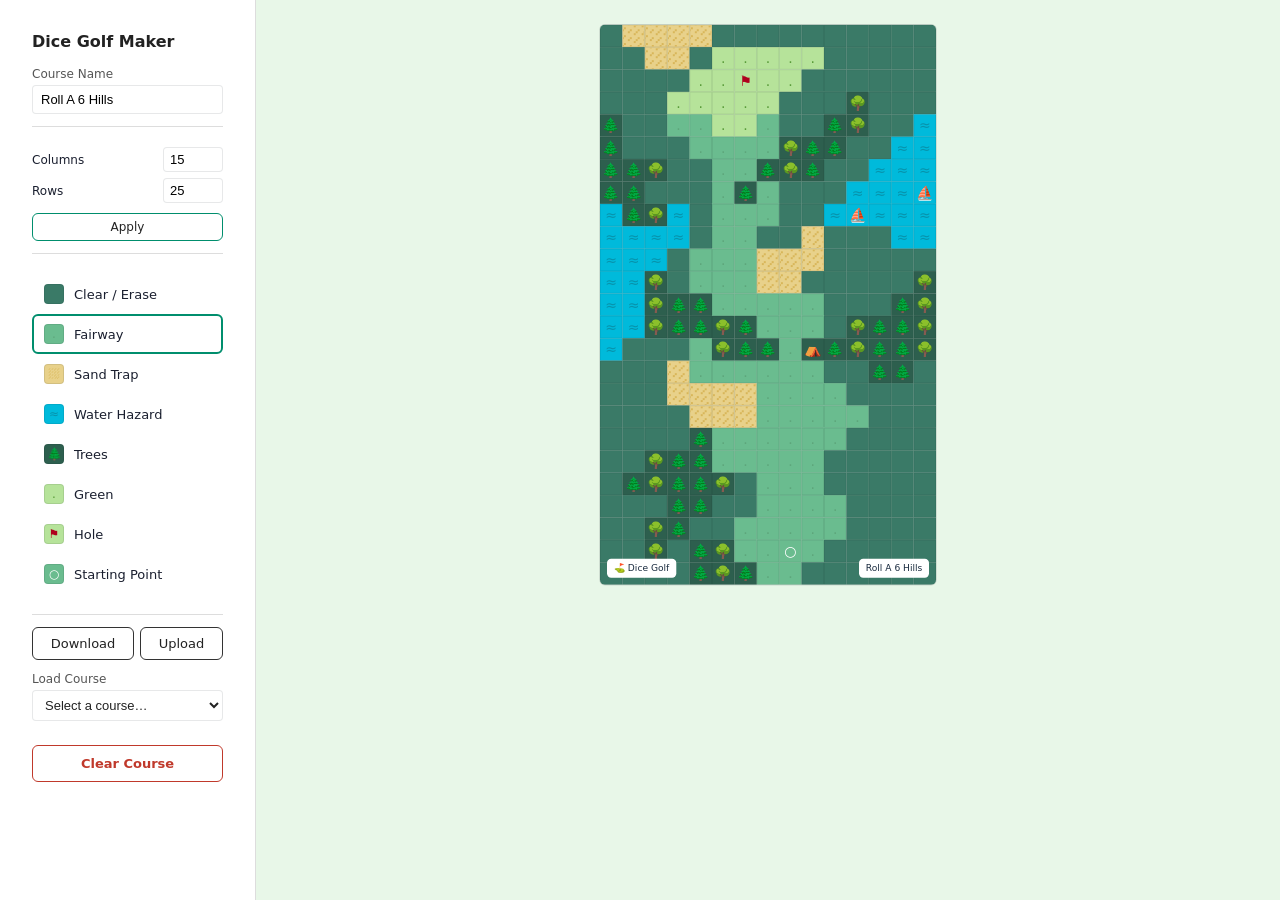
<file: DiceGolf/index.html>
﻿<!DOCTYPE html>
<html lang="en">
<head>
<meta charset="UTF-8">
<title>Dice Golf Maker</title>
<link rel="icon" href="data:image/svg+xml,<svg xmlns=%22http://www.w3.org/2000/svg%22 viewBox=%220 0 100 100%22><text y=%22.9em%22 font-size=%2290%22>⛳</text></svg>">
<link rel="stylesheet" href="styles.css">
</head>
<body>
<div id="app">
  <div id="controls">
    <h1>Dice Golf Maker</h1>
    <div id="name-controls">
      <label>Course Name
        <input type="text" id="course-name-input" placeholder="Roll A 6 Hills" value="Roll A 6 Hills">
      </label>
    </div>
    <div id="size-controls">
      <label>Columns
        <input type="number" id="cols-input" min="1" max="80" value="15">
      </label>
      <label>Rows
        <input type="number" id="rows-input" min="1" max="120" value="25">
      </label>
      <button id="resize-btn" type="button">Apply</button>
    </div>
    <div id="style-list"></div>
    <div id="file-controls">
      <button id="download-btn" type="button">Download</button>
      <button id="upload-btn" type="button">Upload</button>
      <input type="file" id="upload-input" accept="application/json,.json" hidden>
      <label id="course-select-label">Load Course
        <select id="course-select"></select>
      </label>
    </div>
    <button id="clear-all-btn">Clear Course</button>
  </div>
  <div id="board-wrap">
    <div id="board-outer">
      <div id="board"></div>
      <div id="app-name">⛳ Dice Golf</div>
      <div id="course-name"><span id="course-name-display">Roll A 6 Hills</span></div>
    </div>
  </div>
</div>

<script src="scripts.js"></script>
</body>
</html>
</file>
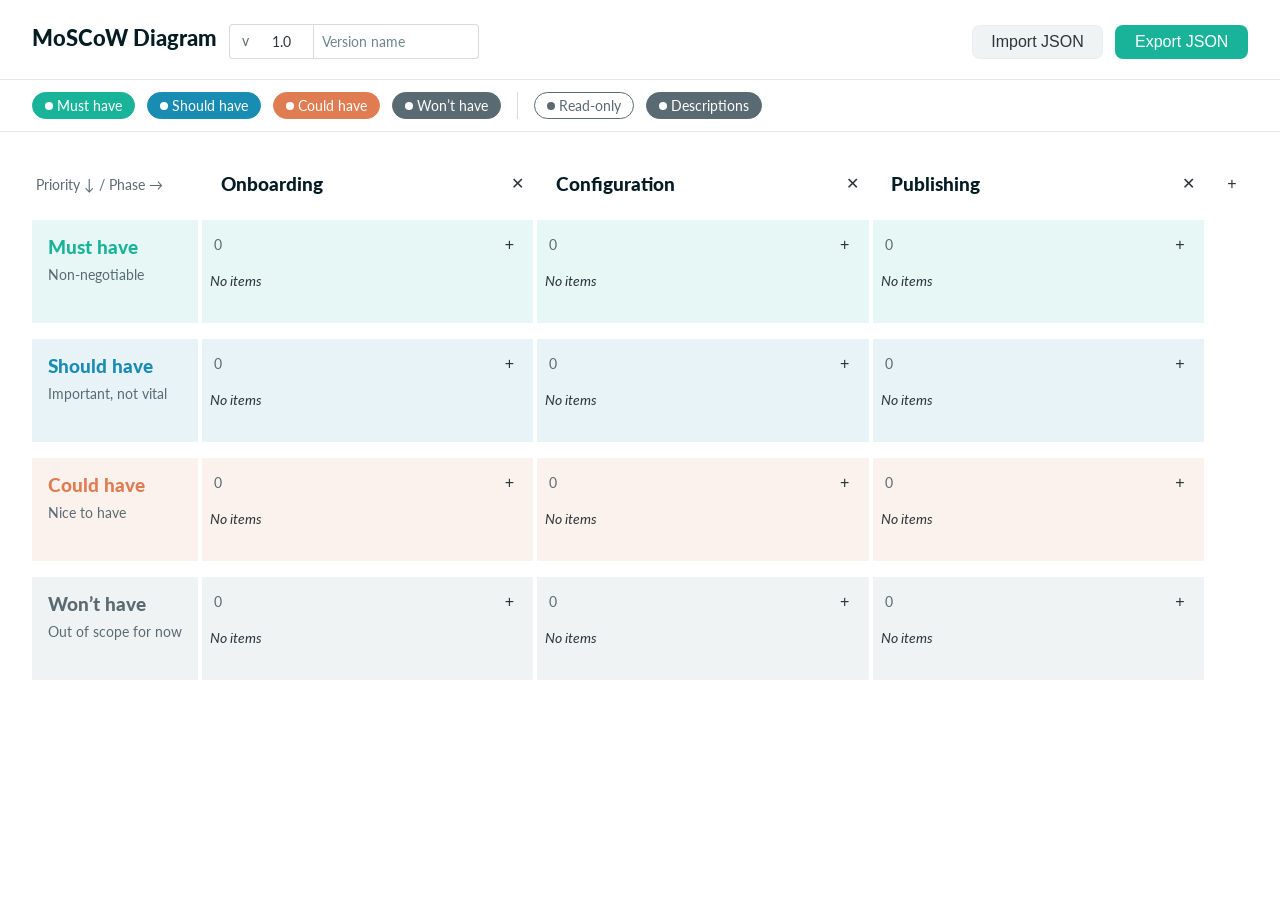
<file: Moscow/index.html>
<!DOCTYPE html>
<html lang="en">
<head>
<meta charset="UTF-8">
<meta name="viewport" content="width=device-width, initial-scale=1.0">
<title>MoSCoW Diagram Maker</title>

<style>

@import url("styles.css");
@import url("minimalds.css");

</style>

</head>
<body>

<header class="app-header">
  <div>
    <div class="title-row">
      <h4>MoSCoW Diagram</h4>
      <div class="version-tag radius-sm">
        <span class="v-prefix">v</span>
        <input type="text" class="v-number" id="version-number" placeholder="1.0" title="Version number">
        <div class="v-sep"></div>
        <input type="text" class="v-name" id="version-name" placeholder="Version name" title="Version name">
      </div>
    </div>
  </div>
  <div class="header-actions">
    <input type="file" id="file-input" accept="application/json">
    <span class="import-status" id="import-status"></span>
    <button class="btn-tertiary -sm radius-sm" id="import-btn" type="button">Import JSON</button>
    <button class="btn-primary -sm radius-sm" id="export-btn" type="button">Export JSON</button>
  </div>
</header>

<fieldset class="filter-bar" id="filter-bar">
  <legend>Show</legend>
</fieldset>

<main>
  <div class="board-grid" id="board-grid"></div>
</main>


<script>
(function () {
  "use strict";

  const LEVELS = [
    { key: "must",   label: "Must have",   def: "Non-negotiable" },
    { key: "should", label: "Should have", def: "Important, not vital" },
    { key: "could",  label: "Could have",  def: "Nice to have" },
    { key: "wont",   label: "Won\u2019t have", def: "Out of scope for now" }
  ];

  function emptyItems() {
    return { must: [], should: [], could: [], wont: [] };
  }

  function uid() {
    return Math.random().toString(36).slice(2, 10) + Date.now().toString(36);
  }

  /** @type {Array<{id:string, name:string, items: {must:[],should:[],could:[],wont:[]}}>} */
  let sections = [
    { id: uid(), name: "Onboarding",    items: emptyItems() },
    { id: uid(), name: "Configuration", items: emptyItems() },
    { id: uid(), name: "Publishing",    items: emptyItems() }
  ];

  let versionNumber = "1.0";
  let versionName = "";
  let editingId = null;
  let focusSectionId = null;
  let pendingDeleteSectionId = null;
  let visibleLevelKeys = new Set(LEVELS.map(l => l.key));
  let readOnly = false;
  let showDescriptions = true;

  function el(tag, attrs, children) {
    const node = document.createElement(tag);
    if (attrs) {
      for (const k in attrs) {
        if (k === "class") node.className = attrs[k];
        else if (k === "text") node.textContent = attrs[k];
        else node.setAttribute(k, attrs[k]);
      }
    }
    (children || []).forEach(c => c && node.appendChild(c));
    return node;
  }

  function renderFilterBar() {
    const bar = document.getElementById("filter-bar");
    bar.innerHTML = "";


    LEVELS.forEach(level => {
      const active = visibleLevelKeys.has(level.key);
      const chip = el("button", {
        type: "button",
        class: (active ? "filter-chip active" : "filter-chip") + " level-" + level.key
      }, [
        el("span", { class: "dot" }),
        el("span", { text: level.label })
      ]);
      chip.addEventListener("click", () => {
        if (active) {
          if (visibleLevelKeys.size > 1) visibleLevelKeys.delete(level.key);
        } else {
          visibleLevelKeys.add(level.key);
        }
        renderFilterBar();
        render();
      });
      bar.appendChild(chip);
    });

    bar.appendChild(el("span", { class: "filter-divider" }));

    const readOnlyChip = el("button", {
      type: "button",
      class: readOnly ? "filter-chip active" : "filter-chip"
    }, [
      el("span", { class: "dot" }),
      el("span", { text: "Read-only" })
    ]);
    readOnlyChip.style.setProperty("--chip-color", "var(--text-muted)");
    readOnlyChip.style.setProperty("--chip-bg", "var(--grey-op10)");
    readOnlyChip.addEventListener("click", () => {
      readOnly = !readOnly;
      renderFilterBar();
      render();
    });
    bar.appendChild(readOnlyChip);

    const descChip = el("button", {
      type: "button",
      class: showDescriptions ? "filter-chip active" : "filter-chip"
    }, [
      el("span", { class: "dot" }),
      el("span", { text: "Descriptions" })
    ]);
    descChip.style.setProperty("--chip-color", "var(--text-muted)");
    descChip.style.setProperty("--chip-bg", "var(--grey-op10)");
    descChip.addEventListener("click", () => {
      showDescriptions = !showDescriptions;
      renderFilterBar();
      render();
    });
    bar.appendChild(descChip);
  }

  function initVersionControls() {
    const numberInput = document.getElementById("version-number");
    const nameInput = document.getElementById("version-name");
    numberInput.value = versionNumber;
    nameInput.value = versionName;

    numberInput.addEventListener("change", () => {
      versionNumber = numberInput.value.trim();
    });
    nameInput.addEventListener("change", () => {
      versionName = nameInput.value.trim();
    });
    [numberInput, nameInput].forEach(input => {
      input.addEventListener("keydown", (e) => {
        if (e.key === "Enter") input.blur();
      });
    });
  }

  function syncVersionControls() {
    document.getElementById("version-number").value = versionNumber;
    document.getElementById("version-name").value = versionName;
  }

  function render() {
    const grid = document.getElementById("board-grid");
    grid.innerHTML = "";

    const visibleLevels = LEVELS.filter(l => visibleLevelKeys.has(l.key));

    // grid columns: sticky label column, one per phase, add-phase column
    grid.style.gridTemplateColumns =
      `max-content repeat(${sections.length}, minmax(var(--size-30), 1fr)) max-content`;

    // ---- header row: corner cell, one cell per phase, add-phase cell ----
    grid.appendChild(el("div", { class: "corner-cell", text: "Priority \u2193  /  Phase \u2192" }));

    sections.forEach(section => {
      const nameInput = el("input", { type: "text" });
      nameInput.value = section.name;
      nameInput.addEventListener("change", () => {
        section.name = nameInput.value.trim() || section.name;
        nameInput.value = section.name;
      });
      nameInput.addEventListener("keydown", (e) => {
        if (e.key === "Enter") nameInput.blur();
      });

      const isPendingDelete = pendingDeleteSectionId === section.id;
      const headerChildren = [nameInput];
      if (!readOnly) {
        const delSectionBtn = el("button", {
          type: "button",
          class: isPendingDelete ? "btn-clear icon-only-sm -round confirm-delete" : "btn-clear icon-only-sm -round",
          title: isPendingDelete ? "Click again to confirm" : "Delete section",
          "aria-label": "Delete section"
        });
        delSectionBtn.textContent = isPendingDelete ? "Sure?" : "\u2715";
        delSectionBtn.addEventListener("click", () => {
          const hasItems = LEVELS.some(l => section.items[l.key].length > 0);
          if (hasItems && pendingDeleteSectionId !== section.id) {
            pendingDeleteSectionId = section.id;
            render();
            return;
          }
          pendingDeleteSectionId = null;
          sections = sections.filter(s => s.id !== section.id);
          render();
        });
        headerChildren.push(delSectionBtn);
      }

      const header = el("div", { class: "col-header" }, [
        el("div", { class: "col-header-row" }, headerChildren)
      ]);
      grid.appendChild(header);

      if (section.id === focusSectionId) {
        requestAnimationFrame(() => {
          nameInput.focus();
          nameInput.select();
        });
        focusSectionId = null;
      }
    });

    if (!readOnly) {
      const addSectionBtn = el("button", {
        type: "button",
        class: "btn-clear icon-only-sm -round radius-sm",
        title: "Add phase / section",
        "aria-label": "Add phase / section",
        text: "+"
      });
      addSectionBtn.addEventListener("click", () => {
        const newSection = { id: uid(), name: "New phase", items: emptyItems() };
        sections.push(newSection);
        focusSectionId = newSection.id;
        render();
      });
      grid.appendChild(el("div", { class: "add-phase-cell" }, [addSectionBtn]));
    } else {
      grid.appendChild(el("div", { class: "add-phase-cell" }));
    }

    // ---- one grid row per visible MoSCoW level ----
    visibleLevels.forEach(level => {
      const rowLabel = el("div", { class: "row-label level-" + level.key }, [
        el("h6", { text: level.label }),
        el("p", { class: "small", text: level.def })
      ]);
      grid.appendChild(rowLabel);

      sections.forEach(section => {
        grid.appendChild(renderLevelCell(section, level));
      });

      grid.appendChild(el("div", { class: "add-phase-spacer" })); // under the add-phase column
    });
  }

  function renderLevelCell(section, level) {
    const items = section.items[level.key];

    const count = el("span", { class: "cell-count", text: String(items.length) });

    const cellHeadChildren = [count];
    if (!readOnly) {
      const addBtn = el("button", {
        type: "button",
        class: "btn-clear icon-only-sm -round",
        title: "Add item",
        "aria-label": "Add item"
      });
      addBtn.textContent = "+";
      addBtn.addEventListener("click", () => {
        const newItem = { id: uid(), title: "", desc: "", explanation: "" };
        section.items[level.key].push(newItem);
        editingId = newItem.id;
        render();
      });
      cellHeadChildren.push(addBtn);
    }

    const cellHead = el("div", { class: "cell-head" }, cellHeadChildren);

    const list = el("ul", { class: "items" });
    if (items.length === 0) {
      list.appendChild(el("li", { class: "empty-hint", text: "No items" }));
    }
    items.forEach(item => {
      list.appendChild(renderItem(section, level.key, item));
    });

    const cell = el("div", { class: "level-cell level-" + level.key }, [cellHead, list]);
    return cell;
  }

  // Modal for the item's optional long-form explanation. Editable when the
  // item is being edited, read-only when just viewing.
  function openExplanationDialog(options) {
    const editable = !!options.editable;
    const heading = el("h6", { text: editable ? "Edit explanation" : "Explanation" });
    const subtitle = options.title ? el("p", { class: "small explanation-dialog-subtitle", text: options.title }) : null;

    let contentNode;
    if (editable) {
      contentNode = el("textarea", { class: "explanation-textarea", placeholder: "Add a longer explanation\u2026" });
      contentNode.value = options.value || "";
    } else {
      contentNode = el("div", { class: "explanation-readonly" });
      contentNode.textContent = options.value || "No explanation provided.";
    }

    const dlg = el("dialog", { class: "explanation-dialog radius-sm" });
    const actionBtns = [];
    if (editable) {
      const saveBtn = el("button", { type: "button", class: "btn-primary -sm radius-sm", text: "Save" });
      saveBtn.addEventListener("click", () => {
        if (options.onSave) options.onSave(contentNode.value);
        dlg.close();
      });
      actionBtns.push(saveBtn);
    }
    const closeBtn = el("button", { type: "button", class: "btn-tertiary -sm radius-sm", text: editable ? "Cancel" : "Close" });
    closeBtn.addEventListener("click", () => dlg.close());
    actionBtns.push(closeBtn);

    dlg.appendChild(el("div", { class: "explanation-dialog-body" }, [
      heading,
      subtitle,
      contentNode,
      el("div", { class: "explanation-dialog-actions" }, actionBtns)
    ].filter(Boolean)));
    dlg.addEventListener("close", () => dlg.remove());
    document.body.appendChild(dlg);
    dlg.showModal();
    if (editable) requestAnimationFrame(() => contentNode.focus());
  }

  function renderItem(section, levelKey, item) {
    const isEditing = item.id === editingId;
    let pendingExplanation = item.explanation || "";

    const controlsBtns = [];

    if (item.explanation) {
      const viewExplBtn = el("button", { type: "button", class: "btn-clear icon-only-sm -round", title: "View explanation", "aria-label": "View explanation" });
      viewExplBtn.textContent = "\u24D8";
      viewExplBtn.addEventListener("click", () => {
        openExplanationDialog({ title: item.title, value: item.explanation, editable: false });
      });
      controlsBtns.push(viewExplBtn);
    }

    const editBtn = el("button", { type: "button", class: "btn-clear icon-only-sm -round", title: "Edit", "aria-label": "Edit item" });
    editBtn.textContent = "\u270E";
    editBtn.addEventListener("click", () => {
      editingId = item.id;
      render();
    });
    if (!readOnly) controlsBtns.push(editBtn);

    const controls = el("div", { class: "item-controls" }, controlsBtns);

    const titleEl = el("h6", { text: item.title });
    const descEl = (showDescriptions && item.desc) ? el("p", { class: "small item-desc-text", text: item.desc }) : null;

    const itemNode = el("li", { class: isEditing ? "item editing" : "item" }, [controls, titleEl, descEl].filter(Boolean));

    const titleInput = el("input", { type: "text", placeholder: "Item title" });
    titleInput.value = item.title;
    const descInput = el("textarea", { placeholder: "Short description (optional)" });
    descInput.value = item.desc || "";

    const saveBtn = el("button", { type: "button", class: "btn-primary -sm radius-sm", text: "Save" });
    const cancelBtn = el("button", { type: "button", class: "btn-tertiary -sm radius-sm", text: "Cancel" });
    const editRowBtns = [saveBtn, cancelBtn];

    if (!readOnly) {
      const deleteBtn = el("button", { type: "button", class: "btn-clear icon-only-sm -round confirm-delete", title: "Delete", "aria-label": "Delete item" });
      deleteBtn.textContent = "\u2715";
      deleteBtn.addEventListener("click", () => {
        section.items[levelKey] = section.items[levelKey].filter(i => i.id !== item.id);
        editingId = null;
        render();
      });
      editRowBtns.push(deleteBtn);
    }

    function save() {
      const newTitle = titleInput.value.trim();
      if (!newTitle) { titleInput.focus(); return; }
      item.title = newTitle;
      item.desc = descInput.value.trim();
      item.explanation = pendingExplanation.trim();
      editingId = null;
      render();
    }

    saveBtn.addEventListener("click", save);
    titleInput.addEventListener("keydown", (e) => {
      if (e.key === "Enter") { e.preventDefault(); save(); }
    });
    descInput.addEventListener("keydown", (e) => {
      if (e.key === "Enter" && (e.metaKey || e.ctrlKey)) { e.preventDefault(); save(); }
    });

    cancelBtn.addEventListener("click", () => {
      editingId = null;
      if (!item.title.trim()) {
        section.items[levelKey] = section.items[levelKey].filter(i => i.id !== item.id);
      }
      render();
    });

    const explBtn = el("button", { type: "button", class: "btn-tertiary -sm radius-sm explanation-edit-btn" });
    function updateExplBtnLabel() {
      explBtn.textContent = pendingExplanation.trim() ? "Edit explanation" : "Add explanation";
    }
    updateExplBtnLabel();
    explBtn.addEventListener("click", () => {
      openExplanationDialog({
        title: titleInput.value.trim(),
        value: pendingExplanation,
        editable: true,
        onSave: (val) => { pendingExplanation = val; updateExplBtnLabel(); }
      });
    });

    const editFields = el("div", { class: "edit-fields" }, [
      titleInput,
      descInput,
      explBtn,
      el("div", { class: "edit-row-btns" }, editRowBtns)
    ]);

    itemNode.appendChild(editFields);

    if (isEditing) {
      requestAnimationFrame(() => {
        titleInput.focus();
        titleInput.select();
      });
    }

    return itemNode;
  }

  function exportJSON() {
    const payload = {
      type: "moscow-diagram",
      schema: 2,
      versionNumber,
      versionName,
      exportedAt: new Date().toISOString(),
      sections
    };
    const blob = new Blob([JSON.stringify(payload, null, 2)], { type: "application/json" });
    const url = URL.createObjectURL(blob);
    const a = document.createElement("a");
    const stamp = new Date().toISOString().slice(0, 10);
    const vPart = versionNumber ? `-v${versionNumber.replace(/[^a-zA-Z0-9._-]/g, "")}` : "";
    a.href = url;
    a.download = `moscow-diagram${vPart}-${stamp}.json`;
    document.body.appendChild(a);
    a.click();
    document.body.removeChild(a);
    URL.revokeObjectURL(url);
  }

  function sanitizeItems(raw) {
    const out = emptyItems();
    LEVELS.forEach(level => {
      const list = Array.isArray(raw && raw[level.key]) ? raw[level.key] : [];
      out[level.key] = list.map(i => ({
        id: i.id || uid(),
        title: String(i.title || "").slice(0, 500),
        desc: String(i.desc || "").slice(0, 2000),
        explanation: String(i.explanation || "").slice(0, 5000)
      })).filter(i => i.title);
    });
    return out;
  }

  function showImportStatus(message) {
    const status = document.getElementById("import-status");
    status.textContent = message;
    clearTimeout(showImportStatus._t);
    showImportStatus._t = setTimeout(() => { status.textContent = ""; }, 4000);
  }

  function importJSON(file) {
    const reader = new FileReader();
    reader.onload = () => {
      try {
        const parsed = JSON.parse(reader.result);

        if (Array.isArray(parsed.sections)) {
          sections = parsed.sections.map(s => ({
            id: s.id || uid(),
            name: String(s.name || "Untitled").slice(0, 200),
            items: sanitizeItems(s.items)
          }));
          if (sections.length === 0) sections = [{ id: uid(), name: "Untitled", items: emptyItems() }];
        } else if (parsed.data) {
          sections = [{ id: uid(), name: "Imported", items: sanitizeItems(parsed.data) }];
        } else {
          throw new Error("Unrecognized format");
        }

        versionNumber = typeof parsed.versionNumber === "string" ? parsed.versionNumber.slice(0, 30) : "1.0";
        versionName = typeof parsed.versionName === "string" ? parsed.versionName.slice(0, 100) : "";
        syncVersionControls();

        render();
      } catch (err) {
        showImportStatus("Could not read that file as a MoSCoW diagram export.");
      }
    };
    reader.readAsText(file);
  }

  document.getElementById("export-btn").addEventListener("click", exportJSON);

  const fileInput = document.getElementById("file-input");
  document.getElementById("import-btn").addEventListener("click", () => fileInput.click());
  fileInput.addEventListener("change", (e) => {
    const file = e.target.files && e.target.files[0];
    if (file) importJSON(file);
    fileInput.value = "";
  });

  initVersionControls();
  renderFilterBar();
  render();
})();
</script>

</body>
</html>
</file>
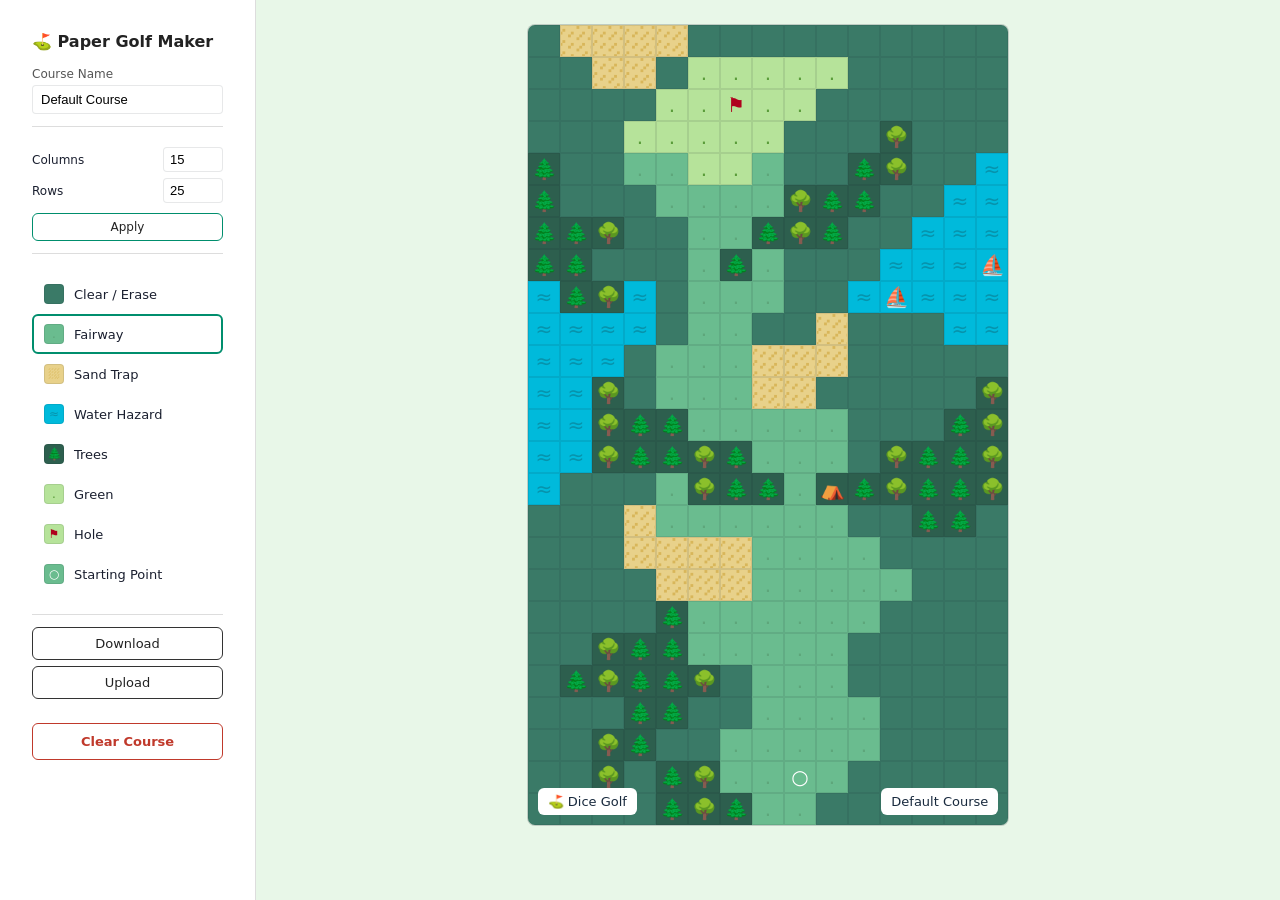
<file: Paper Golf/paper-golf-maker.html>
﻿<!DOCTYPE html>
<html lang="en">
<head>
<meta charset="UTF-8">
<title>⛳ Paper Golf Maker</title>
<link rel="stylesheet" href="paper-golf-maker.css">
</head>
<body>
<div id="app">
  <div id="controls">
    <h1>⛳ Paper Golf Maker</h1>
    <div id="name-controls">
      <label>Course Name
        <input type="text" id="course-name-input" placeholder="Default Course" value="Default Course">
      </label>
    </div>
    <div id="size-controls">
      <label>Columns
        <input type="number" id="cols-input" min="1" max="80" value="15">
      </label>
      <label>Rows
        <input type="number" id="rows-input" min="1" max="120" value="25">
      </label>
      <button id="resize-btn" type="button">Apply</button>
    </div>
    <div id="style-list"></div>
    <div id="file-controls">
      <button id="download-btn" type="button">Download</button>
      <button id="upload-btn" type="button">Upload</button>
      <input type="file" id="upload-input" accept="application/json,.json" hidden>
    </div>
    <button id="clear-all-btn">Clear Course</button>
  </div>
  <div id="board-wrap">
    <div id="board-outer">
      <div id="board"></div>
      <div id="app-name">⛳ Dice Golf</div>
      <div id="course-name"><span id="course-name-display">Default Course</span></div>
    </div>
  </div>
</div>

<script src="paper-golf-maker.js"></script>
</body>
</html>
</file>
<file: DiceGolf/styles.css>
:root {
  --cell-size: 32px;
  --grid-gap: 1px;

  --color-clear-bg: #3a7a67;
  --color-clear-fg: #204d2a;

  --color-fairway-bg: #6abc8f;
  --color-fairway-fg: rgba(30, 51, 18, 0.157);

  --color-sand-bg: #e8d18a;
  --color-sand-fg: #d8b65a;

  --color-water-bg: #00badb;
  --color-water-fg: #0793ac;

  --color-trees-bg: #2d5f4e;
  --color-trees-fg: #30ceac;

  --color-green-bg: #b6e39a;
  --color-green-fg: #5a9c3a;

  --color-hole-bg: var(--color-green-bg);
  --color-hole-fg: #af001d;

  --color-start-bg: var(--color-fairway-bg);
  --color-start-fg: #ffffff;

  --border-color: rgba(22, 30, 46, 0.1);
  --panel-bg: #ffffff;
  --panel-border: #dddddd;
  --app-bg: #e8f7e8;
  --controls-text: #1a1f2f;
  --font-family: system-ui, -apple-system, "Segoe UI", Roboto, sans-serif;
}

* { box-sizing: border-box; }

button {
  font-family: inherit;
  color: #222;
}

body {
  margin: 0;
  font-family: var(--font-family);
  background: var(--app-bg);
  color: #222;
  display: flex;
  min-height: 100vh;
}

#app {
  display: flex;
  width: 100%;
}

#board-outer {
  position: relative;
  width: max-content;
}

@media (max-width: 1300px) {
  #board-outer {
    transform: scale(0.7);
    transform-origin: top;
  }
}

#app-name, #course-name {
  position: absolute;
  font-family: var(--font-family);
  font-size: 13px;
  color: #192a3e;
  background: white;
  padding: 6px 10px;
  border-radius: 6px;
  pointer-events: none;
  white-space: nowrap;
}


#app-name {
  bottom: calc(var(--cell-size) / 3);
  left: calc(var(--cell-size) / 3);
}

#course-name {
  bottom: calc(var(--cell-size) / 3);
  right: calc(var(--cell-size) / 3);
}

#controls {
  width: 20vw;
  min-width: 250px;
  flex-shrink: 0;
  background: var(--panel-bg);
  border-right: 1px solid var(--panel-border);
  padding: 32px;
  display: flex;
  flex-direction: column;
  gap: 8px;
}

#controls h1 {
  font-size: 16px;
  margin: 0 0 8px 0;
}

#size-controls {
  display: flex;
  flex-direction: column;
  gap: 6px;
  margin-bottom: 12px;
  padding-bottom: 12px;
  border-bottom: 1px solid var(--panel-border);
}

#name-controls {
  display: flex;
  flex-direction: column;
  gap: 6px;
  margin-bottom: 12px;
  padding-bottom: 12px;
  border-bottom: 1px solid var(--panel-border);
}

#name-controls label {
  display: flex;
  flex-direction: column;
  gap: 4px;
  font-size: 12px;
  color: #555;
}

#name-controls input {
  padding: 6px 8px;
  border: 1px solid var(--border-color);
  border-radius: 4px;
  font-size: 13px;
}

#size-controls label {
  display: flex;
  justify-content: space-between;
  align-items: center;
  font-size: 12px;
  color: var(--controls-text);
  gap: 8px;
}

#size-controls input {
  width: 60px;
  padding: 4px 6px;
  border: 1px solid var(--border-color);
  border-radius: 4px;
  font-size: 13px;
}

#resize-btn {
  margin-top: 4px;
  padding: 6px 10px;
  border: 1px solid #008e6d;
  background: #fff;
  color: #222;
  border-radius: 6px;
  cursor: pointer;
  font-size: 12px;
}

#resize-btn:hover {
  background: #f0f0f0;
}

.style-btn {
  display: flex;
  align-items: center;
  gap: 10px;
  width: 100%;
  padding: 8px 10px;
  background: white;
  border: 2px solid transparent;
  border-radius: 6px;
  color: var(--controls-text);
  cursor: pointer;
  font-size: 13px;
  text-align: left;
}

.style-btn:hover {
  background: #eeeeee;
}

.style-btn.active {
  border-color: #008e6d;
}

.swatch {
  width: 20px;
  height: 20px;
  border-radius: 4px;
  display: flex;
  align-items: center;
  justify-content: center;
  font-size: 12px;
  border: 1px solid var(--border-color);
  flex-shrink: 0;
}

.swatch.clear   { background: var(--color-clear-bg);   color: var(--color-clear-fg); }
.swatch.fairway { background: var(--color-fairway-bg); color: var(--color-fairway-fg); }
.swatch.sand    { background: var(--color-sand-bg);    color: var(--color-sand-fg); }
.swatch.water   { background: var(--color-water-bg);   color: var(--color-water-fg); }
.swatch.trees   { background: var(--color-trees-bg);   color: var(--color-trees-fg); }
.swatch.green   { background: var(--color-green-bg);   color: var(--color-green-fg); }
.swatch.hole    { background: var(--color-hole-bg);    color: var(--color-hole-fg); }
.swatch.start   { background: var(--color-start-bg);   color: var(--color-start-fg); }

#clear-all-btn {
  margin-top: 16px;
  padding: 10px;
  border: 1px solid #c0392b;
  color: #c0392b;
  background: #fff;
  border-radius: 6px;
  cursor: pointer;
  font-size: 13px;
  font-weight: 600;
}

#file-controls {
  display: grid;
  grid-template-columns: auto auto;
  gap: 6px;
  margin-top: 12px;
  padding-top: 12px;
  border-top: 1px solid var(--panel-border);
  align-items: center;
}

#file-controls #course-select-label {
  grid-column: 1 / -1;
  display: flex;
  flex-direction: column;
}

#file-controls button {
  padding: 8px 10px;
  border: 1px solid #333;
  background: #fff;
  color: #222;
  border-radius: 6px;
  cursor: pointer;
  font-size: 13px;
}

#file-controls button:hover {
  background: #f0f0f0;
}

#course-select-label {
  display: flex;
  flex-direction: column;
  gap: 4px;
  margin-top: 6px;
  font-size: 12px;
  color: #555;
}

#course-select {
  padding: 6px 8px;
  border: 1px solid var(--border-color);
  border-radius: 4px;
  font-size: 13px;
  background: #fff;
  color: #222;
  cursor: pointer;
}


#board-wrap {
  flex: 1;
  overflow: auto;
  padding: 24px;
  display: flex;
  align-items: flex-start;
  justify-content: center;
}

#board {
  display: grid;
  grid-template-columns: repeat(var(--grid-cols, 20), var(--cell-size));
  grid-auto-rows: var(--cell-size);
  background: var(--border-color);
  border: 1px solid var(--border-color);
  width: max-content;
  border-radius: 8px;
  overflow: hidden;
  
}

.cell {
  width: var(--cell-size);
  height: var(--cell-size);
  background: var(--color-clear-bg);
  color: var(--color-clear-fg);
  display: flex;
  align-items: center;
  justify-content: center;
  font-size: 20px;
  cursor: pointer;
  user-select: none;
  overflow: hidden;
  border: 1px solid var(--border-color);
  line-height: 1;
}

.cell.fairway { background: var(--color-fairway-bg); color: var(--color-fairway-fg); }
.cell.sand    { background: var(--color-sand-bg); color: var(--color-sand-fg); font-size: 45px; }
.cell.water   { background: var(--color-water-bg);color: var(--color-water-fg); }
.cell.water:nth-child(12n) { font-size: 0; }
.cell.water:nth-child(12n)::before { content: "⛵"; font-size: 20px; }

.cell.trees   { background: var(--color-trees-bg);color: var(--color-trees-fg); }
.cell.trees:nth-child(22n) { font-size: 0; }
.cell.trees:nth-child(22n)::before { content: "⛺"; font-size: 20px; }

.cell.trees:nth-child(3n) { font-size: 0; }
.cell.trees:nth-child(3n)::before { content: "🌳"; font-size: 20px; }

.cell.green   { background: var(--color-green-bg);color: var(--color-green-fg); }
.cell.hole    { background: var(--color-hole-bg); color: var(--color-hole-fg); }
.cell.start   { background: var(--color-start-bg);color: var(--color-start-fg); }
</file>
<file: Paper Golf/paper-golf-maker.css>
:root {
  --cell-size: 32px;
  --grid-gap: 1px;

  --color-clear-bg: #3a7a67;
  --color-clear-fg: #204d2a;

  --color-fairway-bg: #6abc8f;
  --color-fairway-fg: rgba(30, 51, 18, 0.157);

  --color-sand-bg: #e8d18a;
  --color-sand-fg: #d8b65a;

  --color-water-bg: #00badb;
  --color-water-fg: #0793ac;

  --color-trees-bg: #2d5f4e;
  --color-trees-fg: #30ceac;

  --color-green-bg: #b6e39a;
  --color-green-fg: #5a9c3a;

  --color-hole-bg: var(--color-green-bg);
  --color-hole-fg: #af001d;

  --color-start-bg: var(--color-fairway-bg);
  --color-start-fg: #ffffff;

  --border-color: rgba(22, 30, 46, 0.1);
  --panel-bg: #ffffff;
  --panel-border: #dddddd;
  --app-bg: #e8f7e8;
  --controls-text: #1a1f2f;
  --font-family: system-ui, -apple-system, "Segoe UI", Roboto, sans-serif;
}

* { box-sizing: border-box; }

button {
  font-family: inherit;
  color: #222;
}

body {
  margin: 0;
  font-family: var(--font-family);
  background: var(--app-bg);
  color: #222;
  display: flex;
  min-height: 100vh;
}

#app {
  display: flex;
  width: 100%;
}

#board-outer {
  position: relative;
  width: max-content;
}

#app-name, #course-name {
  position: absolute;
  font-family: var(--font-family);
  font-size: 13px;
  color: #192a3e;
  background: white;
  padding: 6px 10px;
  border-radius: 6px;
  pointer-events: none;
  white-space: nowrap;
}


#app-name {
  bottom: calc(var(--cell-size) / 3);
  left: calc(var(--cell-size) / 3);
}

#course-name {
  bottom: calc(var(--cell-size) / 3);
  right: calc(var(--cell-size) / 3);
}

#controls {
  width: 20vw;
  flex-shrink: 0;
  background: var(--panel-bg);
  border-right: 1px solid var(--panel-border);
  padding: 32px;
  display: flex;
  flex-direction: column;
  gap: 8px;
}

#controls h1 {
  font-size: 16px;
  margin: 0 0 8px 0;
}

#size-controls {
  display: flex;
  flex-direction: column;
  gap: 6px;
  margin-bottom: 12px;
  padding-bottom: 12px;
  border-bottom: 1px solid var(--panel-border);
}

#name-controls {
  display: flex;
  flex-direction: column;
  gap: 6px;
  margin-bottom: 12px;
  padding-bottom: 12px;
  border-bottom: 1px solid var(--panel-border);
}

#name-controls label {
  display: flex;
  flex-direction: column;
  gap: 4px;
  font-size: 12px;
  color: #555;
}

#name-controls input {
  padding: 6px 8px;
  border: 1px solid var(--border-color);
  border-radius: 4px;
  font-size: 13px;
}

#size-controls label {
  display: flex;
  justify-content: space-between;
  align-items: center;
  font-size: 12px;
  color: var(--controls-text);
  gap: 8px;
}

#size-controls input {
  width: 60px;
  padding: 4px 6px;
  border: 1px solid var(--border-color);
  border-radius: 4px;
  font-size: 13px;
}

#resize-btn {
  margin-top: 4px;
  padding: 6px 10px;
  border: 1px solid #008e6d;
  background: #fff;
  color: #222;
  border-radius: 6px;
  cursor: pointer;
  font-size: 12px;
}

#resize-btn:hover {
  background: #f0f0f0;
}

.style-btn {
  display: flex;
  align-items: center;
  gap: 10px;
  width: 100%;
  padding: 8px 10px;
  background: white;
  border: 2px solid transparent;
  border-radius: 6px;
  color: var(--controls-text);
  cursor: pointer;
  font-size: 13px;
  text-align: left;
}

.style-btn:hover {
  background: #eeeeee;
}

.style-btn.active {
  border-color: #008e6d;
}

.swatch {
  width: 20px;
  height: 20px;
  border-radius: 4px;
  display: flex;
  align-items: center;
  justify-content: center;
  font-size: 12px;
  border: 1px solid var(--border-color);
  flex-shrink: 0;
}

.swatch.clear   { background: var(--color-clear-bg);   color: var(--color-clear-fg); }
.swatch.fairway { background: var(--color-fairway-bg); color: var(--color-fairway-fg); }
.swatch.sand    { background: var(--color-sand-bg);    color: var(--color-sand-fg); }
.swatch.water   { background: var(--color-water-bg);   color: var(--color-water-fg); }
.swatch.trees   { background: var(--color-trees-bg);   color: var(--color-trees-fg); }
.swatch.green   { background: var(--color-green-bg);   color: var(--color-green-fg); }
.swatch.hole    { background: var(--color-hole-bg);    color: var(--color-hole-fg); }
.swatch.start   { background: var(--color-start-bg);   color: var(--color-start-fg); }

#clear-all-btn {
  margin-top: 16px;
  padding: 10px;
  border: 1px solid #c0392b;
  color: #c0392b;
  background: #fff;
  border-radius: 6px;
  cursor: pointer;
  font-size: 13px;
  font-weight: 600;
}

#file-controls {
  display: flex;
  flex-direction: column;
  gap: 6px;
  margin-top: 12px;
  padding-top: 12px;
  border-top: 1px solid var(--panel-border);
}

#file-controls button {
  padding: 8px 10px;
  border: 1px solid #333;
  background: #fff;
  color: #222;
  border-radius: 6px;
  cursor: pointer;
  font-size: 13px;
}

#file-controls button:hover {
  background: #f0f0f0;
}


#board-wrap {
  flex: 1;
  overflow: auto;
  padding: 24px;
  display: flex;
  align-items: flex-start;
  justify-content: center;
}

#board {
  display: grid;
  grid-template-columns: repeat(var(--grid-cols, 20), var(--cell-size));
  grid-auto-rows: var(--cell-size);
  background: var(--border-color);
  border: 1px solid var(--border-color);
  width: max-content;
  border-radius: 8px;
  overflow: hidden;
  
}

.cell {
  width: var(--cell-size);
  height: var(--cell-size);
  background: var(--color-clear-bg);
  color: var(--color-clear-fg);
  display: flex;
  align-items: center;
  justify-content: center;
  font-size: 20px;
  cursor: pointer;
  user-select: none;
  overflow: hidden;
  border: 1px solid var(--border-color);
  line-height: 1;
}

.cell.fairway { background: var(--color-fairway-bg); color: var(--color-fairway-fg); }
.cell.sand    { background: var(--color-sand-bg); color: var(--color-sand-fg); font-size: 45px; }
.cell.water   { background: var(--color-water-bg);color: var(--color-water-fg); }
.cell.water:nth-child(12n) { font-size: 0; }
.cell.water:nth-child(12n)::before { content: "⛵"; font-size: 20px; }

.cell.trees   { background: var(--color-trees-bg);color: var(--color-trees-fg); }
.cell.trees:nth-child(22n) { font-size: 0; }
.cell.trees:nth-child(22n)::before { content: "⛺"; font-size: 20px; }

.cell.trees:nth-child(3n) { font-size: 0; }
.cell.trees:nth-child(3n)::before { content: "🌳"; font-size: 20px; }

.cell.green   { background: var(--color-green-bg);color: var(--color-green-fg); }
.cell.hole    { background: var(--color-hole-bg); color: var(--color-hole-fg); }
.cell.start   { background: var(--color-start-bg);color: var(--color-start-fg); }
</file>
